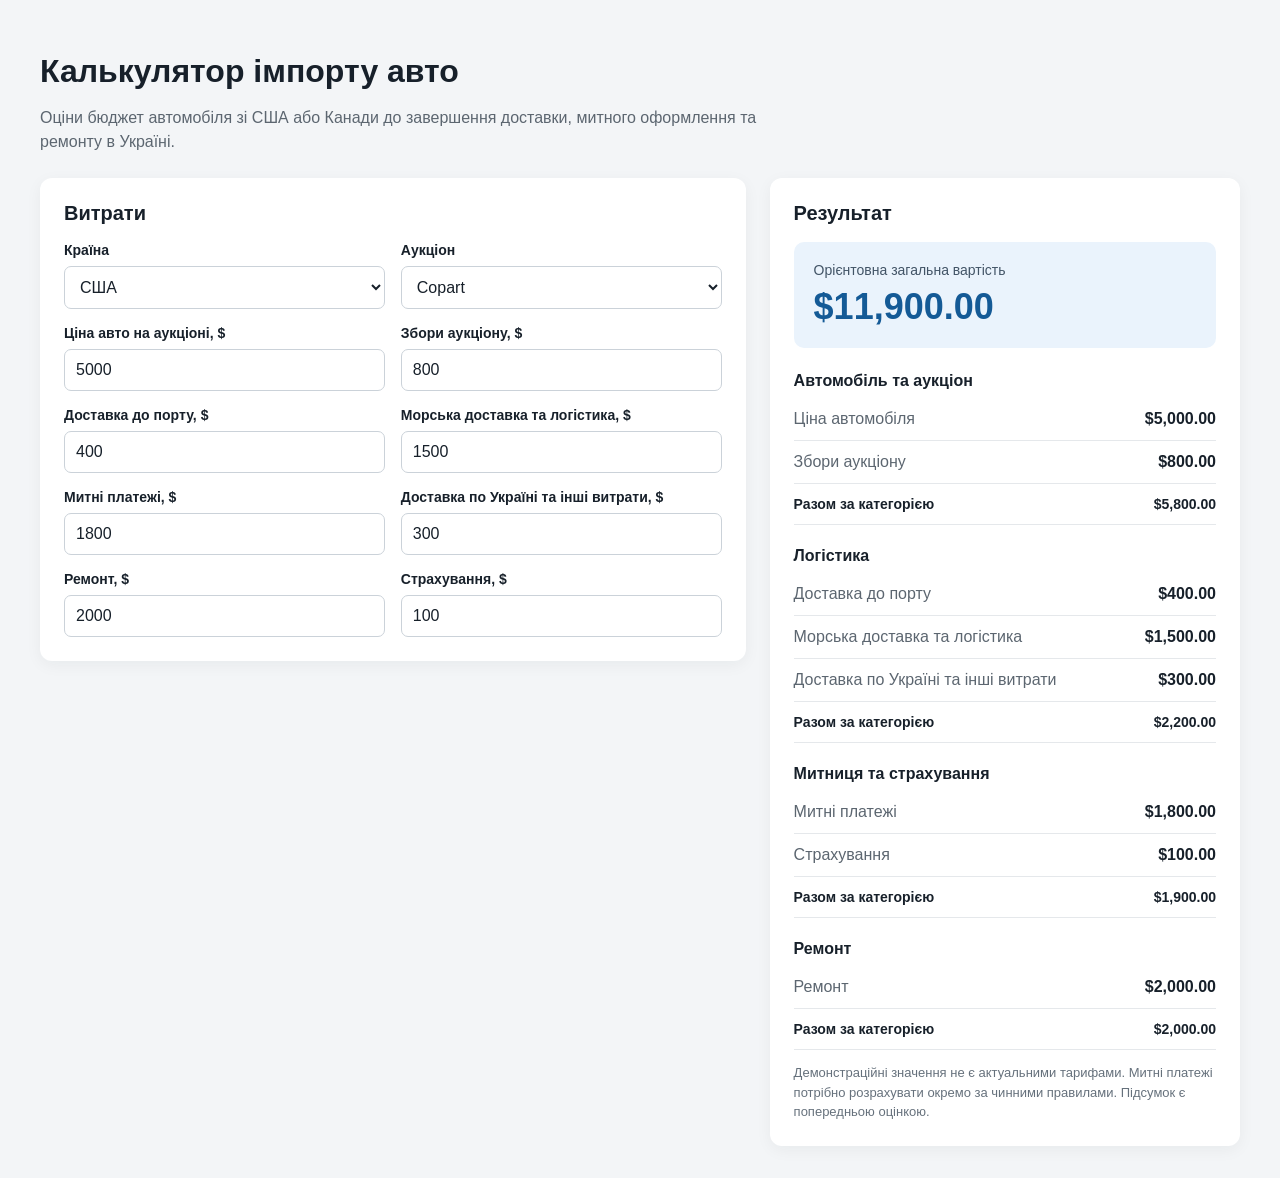
<file: index.html>
<!DOCTYPE html>
<html lang="uk">
<head>
  <meta charset="UTF-8">
  <meta name="viewport" content="width=device-width, initial-scale=1.0">
  <title>Калькулятор вартості імпорту авто</title>
  <link rel="stylesheet" href="style.css">
</head>

<body>
  <main>
    <h1>Калькулятор імпорту авто</h1>

    <p class="description">
      Оціни бюджет автомобіля зі США або Канади до завершення
      доставки, митного оформлення та ремонту в Україні.
    </p>

    <div class="calculator-layout">
      <form id="calculator">
        <h2>Витрати</h2>

        <div class="fields">
          <label>
            Країна
            <select id="country">
              <option value="США">США</option>
              <option value="Канада">Канада</option>
            </select>
          </label>

          <label>
            Аукціон
            <select id="auction">
              <option value="Copart">Copart</option>
              <option value="IAAI">IAAI</option>
            </select>
          </label>

          <label>
            Ціна авто на аукціоні, $
            <input id="carPrice" type="number" min="0"
                   step="1" value="5000" required>
          </label>

          <label>
            Збори аукціону, $
            <input id="auctionFees" type="number" min="0"
                   step="1" value="800" required>
          </label>

          <label>
            Доставка до порту, $
            <input id="inlandShipping" type="number" min="0"
                   step="1" value="400" required>
          </label>

          <label>
            Морська доставка та логістика, $
            <input id="oceanShipping" type="number" min="0"
                   step="1" value="1500" required>
          </label>

          <label>
            Митні платежі, $
            <input id="customs" type="number" min="0"
                   step="0.1" value="1800" required>
          </label>

          <label>
            Доставка по Україні та інші витрати, $
            <input id="localCosts" type="number" min="0"
                   step="1" value="300" required>
          </label>

          <label>
            Ремонт, $
            <input id="repair" type="number" min="0"
                   step="1" value="2000" required>
          </label>

          <label>
            Страхування, $
            <input id="insurance" type="number" min="0"
                   step="1" value="100" required>
          </label>
        </div>
      </form>

      <section class="result" aria-live="polite">
        <h2>Результат</h2>

        <div id="breakdown">
          Розрахунок з'явиться тут автоматично.
        </div>

        <p class="note">
          Демонстраційні значення не є актуальними тарифами.
          Митні платежі потрібно розрахувати окремо за чинними
          правилами. Підсумок є попередньою оцінкою.
        </p>
      </section>
    </div>
  </main>

  <script type="module" src="script.js"></script>
</body>
</html>
</file>
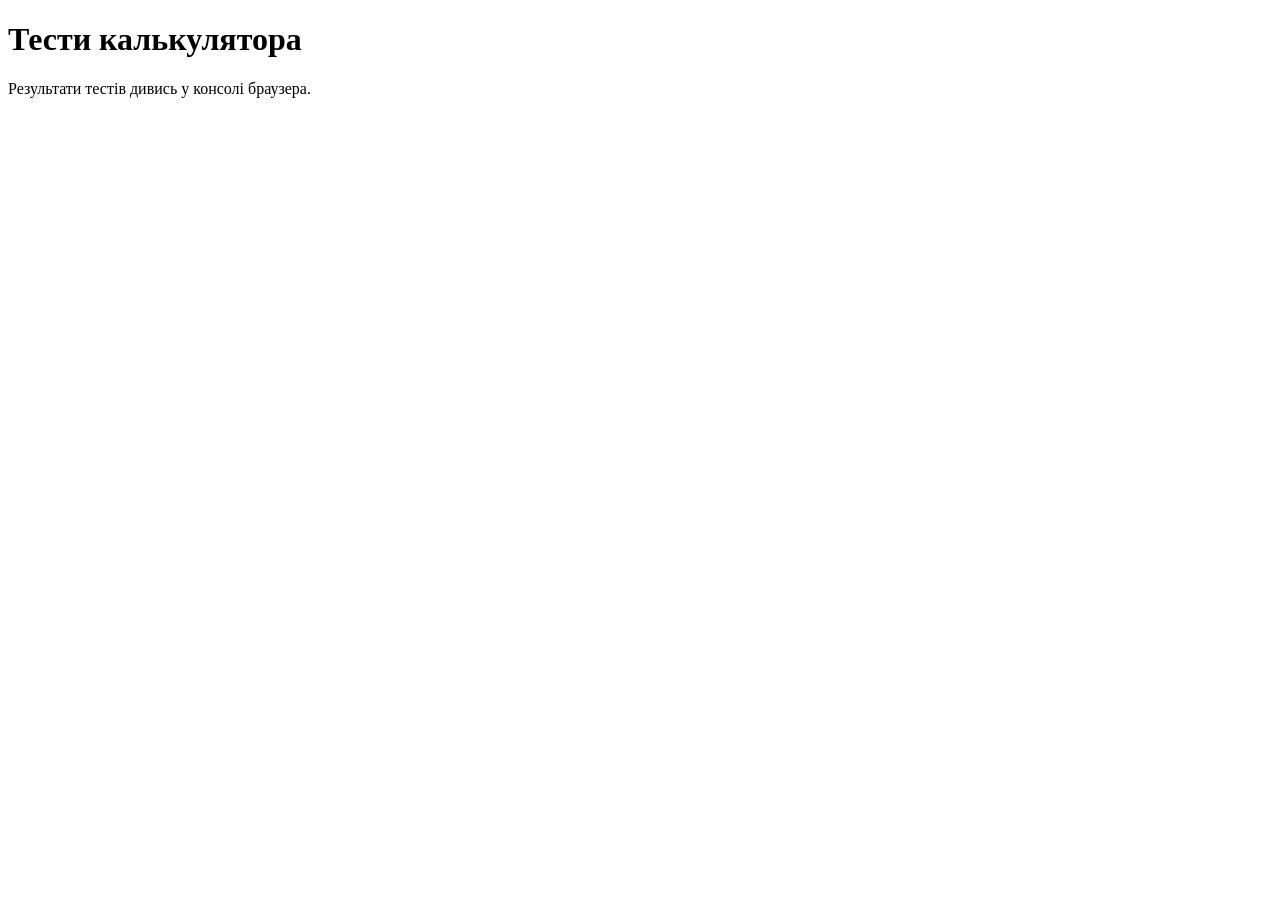
<file: test.html>
<!DOCTYPE html>
<html lang="uk">
<head>
  <meta charset="UTF-8">
  <meta name="viewport" content="width=device-width, initial-scale=1.0">
  <title>Тести калькулятора</title>
</head>
<body>
  <h1>Тести калькулятора</h1>
  <p>Результати тестів дивись у консолі браузера.</p>

  <script type="module" src="tests.js"></script>
</body>
</html>
</file>
<file: style.css>
* {
  box-sizing: border-box;
}

body {
  margin: 0;
  padding: 32px 16px;
  background: #f3f5f7;
  color: #17202a;
  font-family: Arial, sans-serif;
}

main {
  max-width: 1200px;
  margin: 0 auto;
}

h1 {
  margin-bottom: 8px;
}

.description {
  color: #5c6670;
  line-height: 1.5;
  max-width: 720px;
}

/* Дві колонки: поля зліва, результат справа */
.calculator-layout {
  display: grid;
  grid-template-columns: minmax(0, 1.2fr) minmax(320px, 0.8fr);
  gap: 24px;
  align-items: start;
  margin-top: 24px;
}

form,
.result {
  min-width: 0;
  background: white;
  border-radius: 12px;
  padding: 24px;
  margin: 0;
  box-shadow: 0 4px 16px rgba(23, 32, 42, 0.05);
}

h2 {
  margin-top: 0;
  font-size: 20px;
}

.fields {
  display: grid;
  grid-template-columns: 1fr 1fr;
  gap: 16px;
}

label {
  display: block;
  font-size: 14px;
  font-weight: bold;
  min-width: 0;
}

input,
select {
  display: block;
  width: 100%;
  min-width: 0;
  margin-top: 8px;
  padding: 11px;
  border: 1px solid #cbd2d9;
  border-radius: 7px;
  background: white;
  color: #17202a;
  font-size: 16px;
}

input:focus,
select:focus {
  outline: 2px solid #1769aa;
  outline-offset: 1px;
}

.result {
  position: sticky;
  top: 24px;
}

.result-row {
  display: flex;
  justify-content: space-between;
  align-items: baseline;
  gap: 16px;
  padding: 12px 0;
  border-bottom: 1px solid #e5e8eb;
}

.result-row span:first-child {
  color: #5c6670;
}

.result-row strong,
.result-row span:last-child {
  text-align: right;
  overflow-wrap: anywhere;
}

.total {
  font-size: 22px;
  font-weight: bold;
  padding-top: 18px;
  border-bottom: 0;
}

.total span:first-child {
  color: #17202a;
}

.total span:last-child {
  color: #1769aa;
}

.note {
  margin-bottom: 0;
  font-size: 13px;
  color: #66717c;
  line-height: 1.5;
}

/* Планшети та телефони */
@media (max-width: 760px) {
  body {
    padding: 20px 12px;
  }

  .calculator-layout {
    grid-template-columns: 1fr;
    gap: 16px;
  }

  .fields {
    grid-template-columns: 1fr;
  }

  form,
  .result {
    padding: 18px;
  }

  .result {
    position: static;
  }
}


.total-card {
  padding: 20px;
  margin-bottom: 24px;
  border-radius: 10px;
  background: #eaf3fc;
}

.total-card p {
  margin: 0 0 8px;
  color: #425466;
  font-size: 14px;
}

.total-card strong {
  display: block;
  color: #145a96;
  font-size: clamp(26px, 3vw, 36px);
  overflow-wrap: anywhere;
}

.cost-category {
  margin-top: 22px;
}

.cost-category h3 {
  margin: 0 0 8px;
  font-size: 16px;
}

.category-total {
  display: flex;
  justify-content: space-between;
  align-items: baseline;
  gap: 12px;
  padding: 12px 0;
  font-size: 14px;
  font-weight: bold;
  border-bottom: 1px solid #e5e8eb;
}

.category-total strong {
  text-align: right;
  overflow-wrap: anywhere;
}

@media (max-width: 760px) {
  .total-card {
    padding: 16px;
  }

  .cost-category {
    margin-top: 18px;
  }
}
</file>
